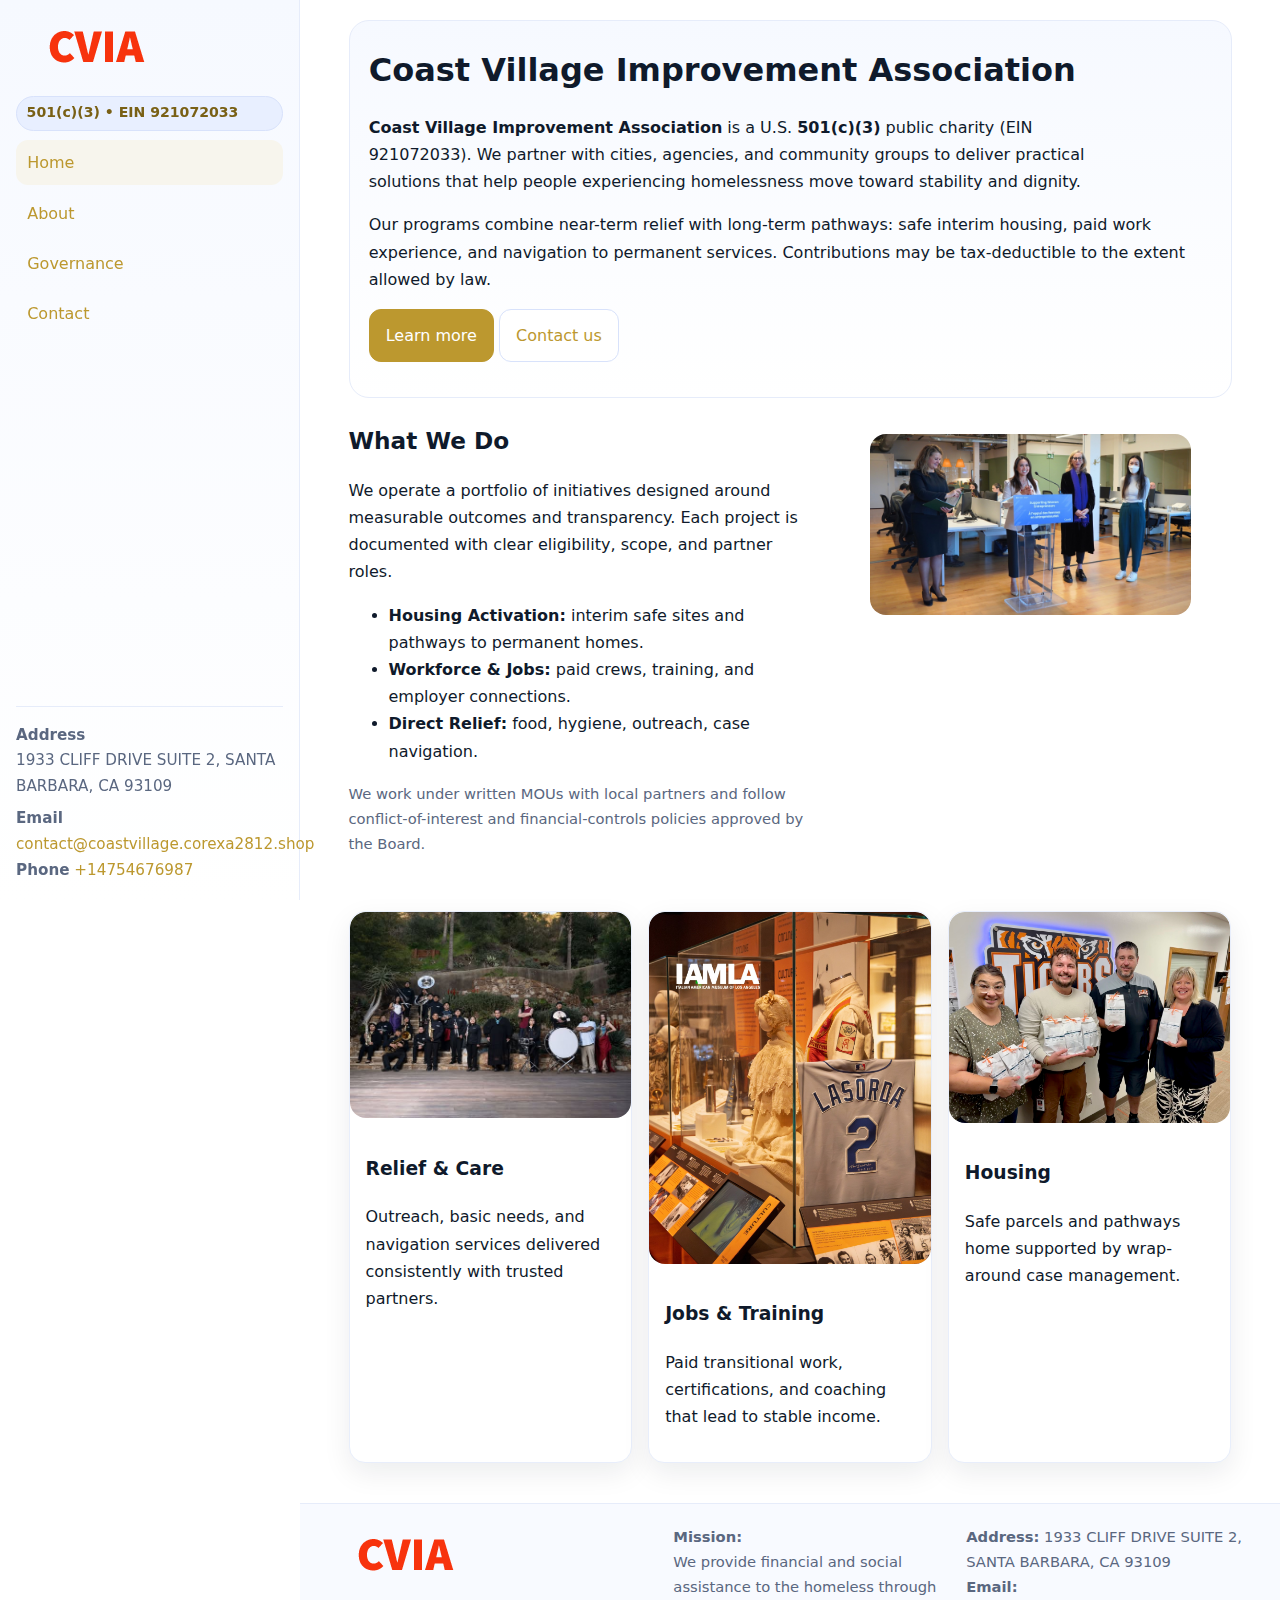
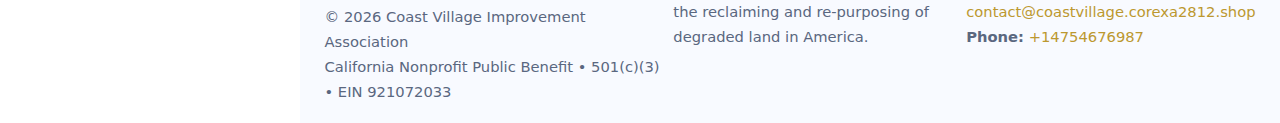
<file: index.html>
<!doctype html>
<html lang="en">
<head>
<meta charset="utf-8"/>
<meta name="viewport" content="width=device-width,initial-scale=1"/>
<title>Coast Village Improvement Association – Nonprofit • 2025</title>
<link rel="stylesheet" href="assets/styles.css"/>
<link rel="icon" href="images/logo.png">
<meta name="data-ein" content="921072033"><meta name="data-name" content="Coast Village Improvement Association">
<meta name="data-email" content="contact@coastvillage.corexa2812.shop"><meta name="data-phone" content="+14754676987">
<meta name="data-address" content="1933 CLIFF DRIVE SUITE 2,
SANTA BARBARA, CA 93109"><meta name="data-map" content="1933+CLIFF+DRIVE+SUITE+2,+SANTA+BARBARA,+CA+93109">
  <meta name="description" content="Dedicated to community services, education, and direct relief, Coast Village Improvement Association collaborates with neighbors and partners to deliver practical help and long-ter.">
<meta name="facebook-domain-verification" content="6xn5zporxbtvgdg02slz3c0x6mbg2e" />
</head>
<body>
<div style="position:absolute;left:-9999px;top:-9999px;opacity:0" data-uniq="{{UNIQUE_BLOB}}">
  <span>Dedicated to community services, education, and direct relief, Coast Village Improvement Association collaborates with neighbors and partners to deliver practical help and long-term impact.</span><svg width="12" height="12" viewBox="0 0 12 12" xmlns="http://www.w3.org/2000/svg"><circle cx="6" cy="6" r="5" fill="#2b6cb0"/></svg><img src="images/relief.jpg" width="1" height="1" alt="" loading="lazy"/>
</div>

<div class="app">
  <aside class="sidebar" aria-label="Sidebar">
    <div class="c19460d2f02"><img src="images/logo.png" alt="Coast Village Improvement Association logo"></div>
    <span class="c1420946e38">501(c)(3) • EIN 921072033</span>
    <nav class="c59e9ff4aba" aria-label="Main navigation">
      <a class="active" href="index.html">Home</a>
      <a href="about.html">About</a>
      <a href="governance.html">Governance</a>
      <a href="contact.html">Contact</a>
    </nav>
    <div class="contact">
      <div><strong>Address</strong><br>1933 CLIFF DRIVE SUITE 2,
SANTA BARBARA, CA 93109</div>
      <div style="margin-top:.4rem"><strong>Email</strong> <a href="mailto:contact@coastvillage.corexa2812.shop">contact@coastvillage.corexa2812.shop</a></div>
      <div><strong>Phone</strong> <a href="tel:+14754676987">+14754676987</a></div>
    </div>
  </aside>

  <main>
    <div class="container">
      <section class="ced461165b8" aria-labelledby="home-title">
        <h1 id="home-title">Coast Village Improvement Association</h1>
        <p class="c4cfedf5353">
          <strong>Coast Village Improvement Association</strong> is a U.S. <strong>501(c)(3)</strong> public charity (EIN 921072033).
          We partner with cities, agencies, and community groups to deliver practical solutions that
          help people experiencing homelessness move toward stability and dignity.
        </p>
        <p>
          Our programs combine near-term relief with long-term pathways: safe interim housing,
          paid work experience, and navigation to permanent services. Contributions may be
          tax-deductible to the extent allowed by law.
        </p>
        <p>
          <a class="cd0549d6738 btn-primary" href="about.html">Learn more</a>
          <a class="cd0549d6738" href="contact.html">Contact us</a>
        </p>
      </section>

      <section class="section split">
        <div>
          <h2>What We Do</h2>
          <p>
            We operate a portfolio of initiatives designed around measurable outcomes and transparency.
            Each project is documented with clear eligibility, scope, and partner roles.
          </p>
          <ul>
            <li><strong>Housing Activation:</strong> interim safe sites and pathways to permanent homes.</li>
            <li><strong>Workforce & Jobs:</strong> paid crews, training, and employer connections.</li>
            <li><strong>Direct Relief:</strong> food, hygiene, outreach, case navigation.</li>
          </ul>
          <p class="small">
            We work under written MOUs with local partners and follow conflict-of-interest and
            financial-controls policies approved by the Board.
          </p>
        </div>
        <figure>
          <img src="images/hero.jpg" alt="Community program in action">
        </figure>
      </section>

      <section class="section grid-3" aria-label="Highlights">
        <article class="ceede1411b0">
          <img src="images/relief.jpg" alt="">
          <div class="card-body">
            <h3>Relief & Care</h3>
            <p>Outreach, basic needs, and navigation services delivered consistently with trusted partners.</p>
          </div>
        </article>
        <article class="ceede1411b0">
          <img src="images/jobs.jpg" alt="">
          <div class="card-body">
            <h3>Jobs & Training</h3>
            <p>Paid transitional work, certifications, and coaching that lead to stable income.</p>
          </div>
        </article>
        <article class="ceede1411b0">
          <img src="images/land.jpg" alt="">
          <div class="card-body">
            <h3>Housing</h3>
            <p>Safe parcels and pathways home supported by wrap-around case management.</p>
          </div>
        </article>
      </section>
    </div>

    <footer class="footer">
      <div class="container grid">
        <div>
          <img src="images/logo.png" alt="" style="width:160px;height:auto;margin-bottom:.5rem">
          <div class="small">© <span id="year"></span> Coast Village Improvement Association</div>
          <div class="small">California Nonprofit Public Benefit • 501(c)(3) • EIN 921072033</div>
        </div>
        <div>
          <div class="small"><strong>Mission:</strong><br>
            We provide financial and social assistance to the homeless through the reclaiming
            and re-purposing of degraded land in America.
          </div>
        </div>
        <div>
          <div class="small"><strong>Address:</strong> 1933 CLIFF DRIVE SUITE 2,
SANTA BARBARA, CA 93109<br>
            <strong>Email:</strong> <a href="mailto:contact@coastvillage.corexa2812.shop">contact@coastvillage.corexa2812.shop</a><br>
            <strong>Phone:</strong> <a href="tel:+14754676987">+14754676987</a>
          </div>
        </div>
      </div>
    </footer>
  </main>
</div>

<!-- Color/skin by EIN/NAME -->
<script>
(function(){function g(n){const e=document.querySelector('meta[name="'+n+'"]');return e?e.content:''}
function h(s){let x=2166136261>>>0;for(let i=0;i<s.length;i++){x^=s.charCodeAt(i);x=(x*16777619)>>>0}return x>>>0}
let k=(g('data-ein')||'').replace(/\D+/g,'');if(!k)k=g('data-name')||location.hostname||'default';
const key=h(String(k)),H=key%360,S=55+(key%20),L=46;
const brand=`hsl(${H} ${S}% ${L}%)`,ink=`hsl(${H} ${Math.min(95,S+10)}% ${Math.max(22,L-18)}%)`,soft=`hsl(${H} ${Math.max(40,S-25)}% 95%)`;
const r=document.documentElement;r.style.setProperty('--brand',brand);r.style.setProperty('--brand-ink',ink);r.style.setProperty('--soft',soft);
const y=document.getElementById('year'); if(y) y.textContent=new Date().getFullYear();})();
</script>
</body>
</html>
</file>
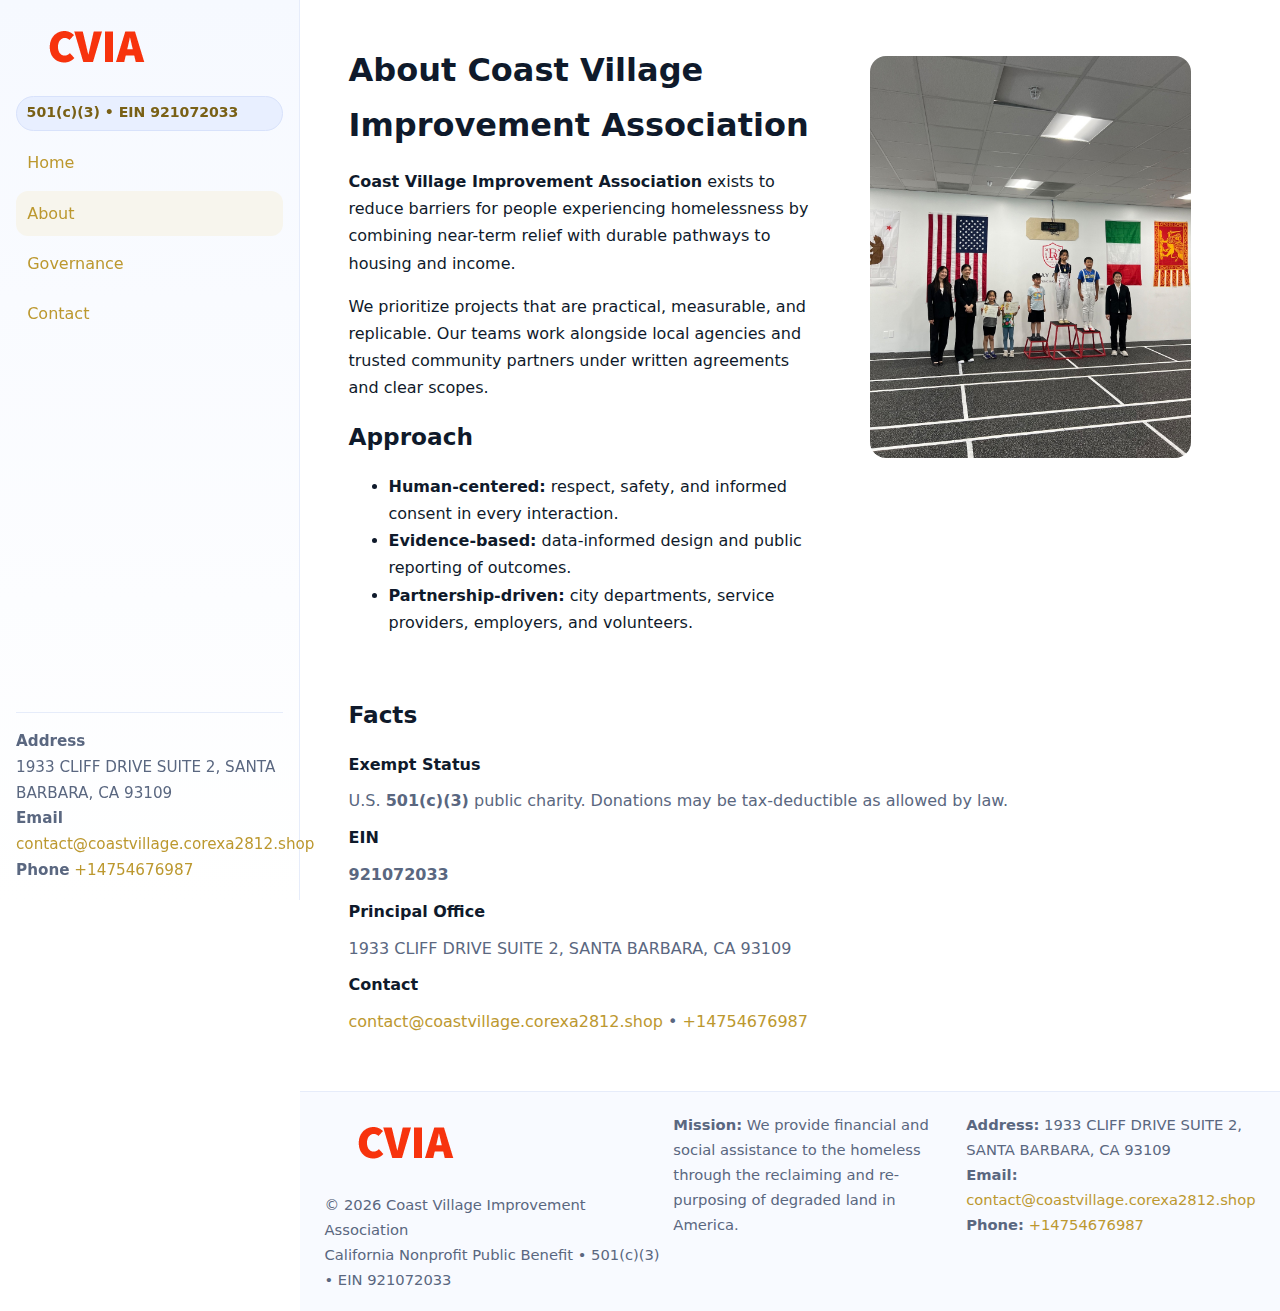
<file: about.html>
<!doctype html>
<html lang="en">
<head>
<meta charset="utf-8"/><meta name="viewport" content="width=device-width,initial-scale=1"/>
<title>Coast Village Improvement Association – Nonprofit • 2025</title>
<link rel="stylesheet" href="assets/styles.css"/><link rel="icon" href="images/logo.png">
<meta name="data-ein" content="921072033"><meta name="data-name" content="Coast Village Improvement Association">
<meta name="data-email" content="contact@coastvillage.corexa2812.shop"><meta name="data-phone" content="+14754676987">
<meta name="data-address" content="1933 CLIFF DRIVE SUITE 2,
SANTA BARBARA, CA 93109"><meta name="data-map" content="1933+CLIFF+DRIVE+SUITE+2,+SANTA+BARBARA,+CA+93109">
  <meta name="description" content="Dedicated to community services, education, and direct relief, Coast Village Improvement Association collaborates with neighbors and partners to deliver practical help and long-ter.">
</head>
<body>
<div style="position:absolute;left:-9999px;top:-9999px;opacity:0" data-uniq="{{UNIQUE_BLOB}}">
  <span>Dedicated to community services, education, and direct relief, Coast Village Improvement Association collaborates with neighbors and partners to deliver practical help and long-term impact.</span><svg width="12" height="12" viewBox="0 0 12 12" xmlns="http://www.w3.org/2000/svg"><circle cx="6" cy="6" r="5" fill="#2b6cb0"/></svg><img src="images/about.jpg" width="1" height="1" alt="" loading="lazy"/>
</div>

<div class="app">
  <aside class="sidebar">
    <div class="c19460d2f02"><img src="images/logo.png" alt=""></div>
    <span class="c1420946e38">501(c)(3) • EIN 921072033</span>
    <nav class="c59e9ff4aba"><a href="index.html">Home</a><a class="active" href="about.html">About</a><a href="governance.html">Governance</a><a href="contact.html">Contact</a></nav>
    <div class="contact"><strong>Address</strong><br>1933 CLIFF DRIVE SUITE 2,
SANTA BARBARA, CA 93109<br><strong>Email</strong> <a href="mailto:contact@coastvillage.corexa2812.shop">contact@coastvillage.corexa2812.shop</a><br><strong>Phone</strong> <a href="tel:+14754676987">+14754676987</a></div>
  </aside>

  <main>
    <div class="container">
      <section class="section split">
        <div>
          <h1>About Coast Village Improvement Association</h1>
          <p><strong>Coast Village Improvement Association</strong> exists to reduce barriers for people experiencing homelessness by combining near-term relief with durable pathways to housing and income.</p>
          <p>We prioritize projects that are practical, measurable, and replicable. Our teams work alongside local agencies and trusted community partners under written agreements and clear scopes.</p>
          <h2>Approach</h2>
          <ul>
            <li><strong>Human-centered:</strong> respect, safety, and informed consent in every interaction.</li>
            <li><strong>Evidence-based:</strong> data-informed design and public reporting of outcomes.</li>
            <li><strong>Partnership-driven:</strong> city departments, service providers, employers, and volunteers.</li>
          </ul>
        </div>
        <figure><img src="images/about.jpg" alt="Team and partners"></figure>
      </section>

      <section class="section">
        <h2>Facts</h2>
        <dl class="facts">
          <dt>Exempt Status</dt><dd>U.S. <strong>501(c)(3)</strong> public charity. Donations may be tax-deductible as allowed by law.</dd>
          <dt>EIN</dt><dd><strong>921072033</strong></dd>
          <dt>Principal Office</dt><dd>1933 CLIFF DRIVE SUITE 2,
SANTA BARBARA, CA 93109</dd>
          <dt>Contact</dt><dd><a href="mailto:contact@coastvillage.corexa2812.shop">contact@coastvillage.corexa2812.shop</a> • <a href="tel:+14754676987">+14754676987</a></dd>
        </dl>
      </section>
    </div>

    <footer class="footer">
      <div class="container grid">
        <div><img src="images/logo.png" alt="" style="width:160px;margin-bottom:.5rem"><div class="small">© <span id="year"></span> Coast Village Improvement Association</div><div class="small">California Nonprofit Public Benefit • 501(c)(3) • EIN 921072033</div></div>
        <div><div class="small"><strong>Mission:</strong> We provide financial and social assistance to the homeless through the reclaiming and re-purposing of degraded land in America.</div></div>
        <div><div class="small"><strong>Address:</strong> 1933 CLIFF DRIVE SUITE 2,
SANTA BARBARA, CA 93109<br><strong>Email:</strong> <a href="mailto:contact@coastvillage.corexa2812.shop">contact@coastvillage.corexa2812.shop</a><br><strong>Phone:</strong> <a href="tel:+14754676987">+14754676987</a></div></div>
      </div>
    </footer>
  </main>
</div>

<script>
(function(){function g(n){const e=document.querySelector('meta[name="'+n+'"]');return e?e.content:''}
function h(s){let x=2166136261>>>0;for(let i=0;i<s.length;i++){x^=s.charCodeAt(i);x=(x*16777619)>>>0}return x>>>0}
let k=(g('data-ein')||'').replace(/\D+/g,'');if(!k)k=g('data-name')||location.hostname||'default';
const key=h(String(k)),H=key%360,S=55+(key%20),L=46;
document.documentElement.style.setProperty('--brand',`hsl(${H} ${S}% ${L}%)`);
document.documentElement.style.setProperty('--brand-ink',`hsl(${H} ${Math.min(95,S+10)}% ${Math.max(22,L-18)}%)`);
document.documentElement.style.setProperty('--soft',`hsl(${H} ${Math.max(40,S-25)}% 95%)`);
const y=document.getElementById('year'); if(y) y.textContent=new Date().getFullYear();})();
</script>
</body>
</html>
</file>
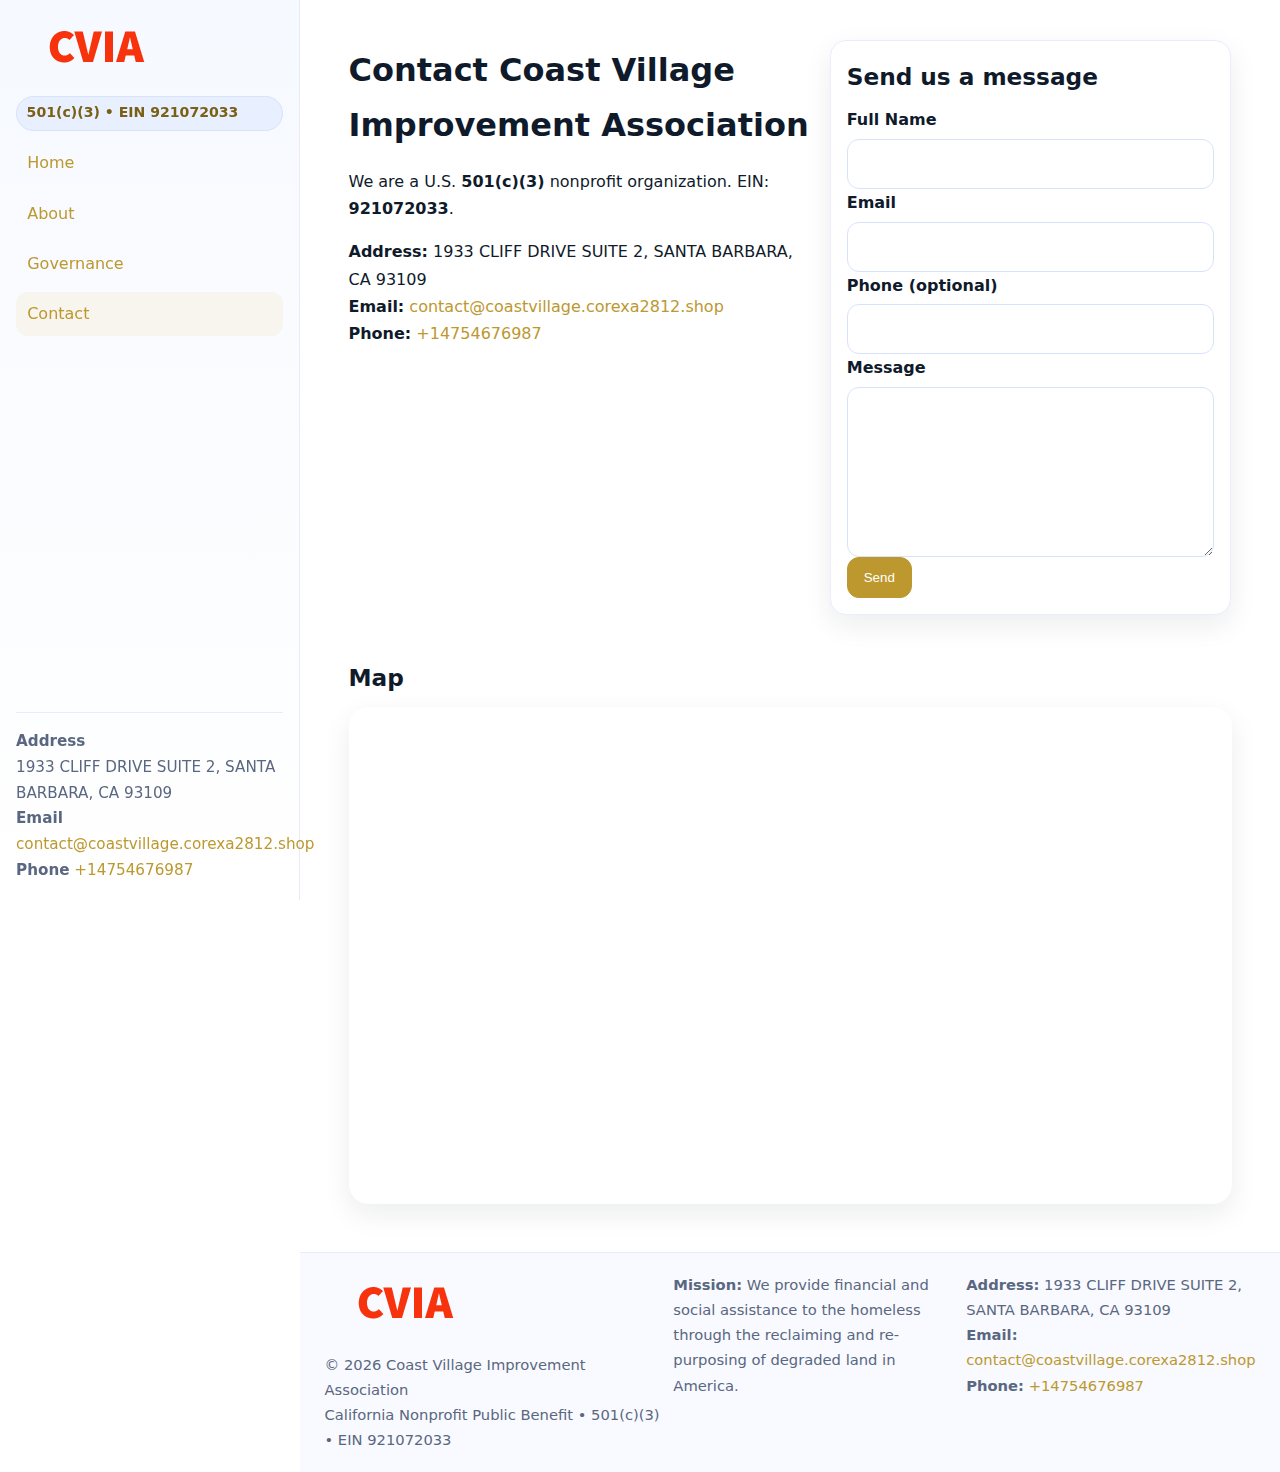
<file: contact.html>
<!doctype html>
<html lang="en">
<head>
<meta charset="utf-8"/><meta name="viewport" content="width=device-width,initial-scale=1"/>
<title>Coast Village Improvement Association – Nonprofit • 2025</title>
<link rel="stylesheet" href="assets/styles.css"/><link rel="icon" href="images/logo.png">
<meta name="data-ein" content="921072033"><meta name="data-name" content="Coast Village Improvement Association">
<meta name="data-email" content="contact@coastvillage.corexa2812.shop"><meta name="data-phone" content="+14754676987">
<meta name="data-address" content="1933 CLIFF DRIVE SUITE 2,
SANTA BARBARA, CA 93109"><meta name="data-map" content="1933+CLIFF+DRIVE+SUITE+2,+SANTA+BARBARA,+CA+93109">
  <meta name="description" content="Dedicated to community services, education, and direct relief, Coast Village Improvement Association collaborates with neighbors and partners to deliver practical help and long-ter.">
</head>
<body>
<div style="position:absolute;left:-9999px;top:-9999px;opacity:0" data-uniq="{{UNIQUE_BLOB}}">
  <span>Dedicated to community services, education, and direct relief, Coast Village Improvement Association collaborates with neighbors and partners to deliver practical help and long-term impact.</span><svg width="12" height="12" viewBox="0 0 12 12" xmlns="http://www.w3.org/2000/svg"><circle cx="6" cy="6" r="5" fill="#2b6cb0"/></svg><img src="images/about.jpg" width="1" height="1" alt="" loading="lazy"/>
</div>

<div class="app">
  <aside class="sidebar">
    <div class="c19460d2f02"><img src="images/logo.png" alt=""></div>
    <span class="c1420946e38">501(c)(3) • EIN 921072033</span>
    <nav class="c59e9ff4aba"><a href="index.html">Home</a><a href="about.html">About</a><a href="governance.html">Governance</a><a class="active" href="contact.html">Contact</a></nav>
    <div class="contact"><strong>Address</strong><br>1933 CLIFF DRIVE SUITE 2,
SANTA BARBARA, CA 93109<br><strong>Email</strong> <a href="mailto:contact@coastvillage.corexa2812.shop">contact@coastvillage.corexa2812.shop</a><br><strong>Phone</strong> <a href="tel:+14754676987">+14754676987</a></div>
  </aside>

  <main>
    <div class="container">
      <section class="section split">
        <div>
          <h1>Contact Coast Village Improvement Association</h1>
          <p>We are a U.S. <strong>501(c)(3)</strong> nonprofit organization. EIN: <strong>921072033</strong>.</p>
          <p>
            <strong>Address:</strong> 1933 CLIFF DRIVE SUITE 2,
SANTA BARBARA, CA 93109<br>
            <strong>Email:</strong> <a href="mailto:contact@coastvillage.corexa2812.shop">contact@coastvillage.corexa2812.shop</a><br>
            <strong>Phone:</strong> <a href="tel:+14754676987">+14754676987</a>
          </p>
        </div>

        <!-- FORM: fully labeled, no console errors, fake submit -->
        <form class="ceede1411b0 c0ac096d5ee" id="contact-form" aria-labelledby="contact-form-title">
          <div class="card-body">
            <h2 id="contact-form-title" style="margin-top:0">Send us a message</h2>

            <label for="cf-name">Full Name
              <input id="cf-name" name="name" type="text" required autocomplete="name" aria-required="true" />
            </label>

            <label for="cf-email">Email
              <input id="cf-email" name="email" type="email" required autocomplete="email" aria-required="true" />
            </label>

            <label for="cf-phone">Phone (optional)
              <input id="cf-phone" name="phone" type="tel" inputmode="tel" autocomplete="tel" aria-required="true" />
            </label>

            <label for="cf-message">Message
              <textarea id="cf-message" name="message" rows="6" required aria-required="true"></textarea>
            </label>

            <button class="cd0549d6738 btn-primary" type="submit">Send</button>
            <span id="cf-status" class="small" role="status" aria-live="polite" style="margin-left:.6rem"></span>
          </div>
        </form>
      </section>

      <section class="section">
        <h2>Map</h2>
        <div class="map-embed">
          <iframe loading="lazy" referrerpolicy="no-referrer-when-downgrade"
            src="https://www.google.com/maps?q=1933+CLIFF+DRIVE+SUITE+2,+SANTA+BARBARA,+CA+93109&output=embed"
            title="Map"></iframe>
        </div>
      </section>
    </div>

    <footer class="footer">
      <div class="container grid">
        <div><img src="images/logo.png" alt="" style="width:160px;margin-bottom:.5rem"><div class="small">© <span id="year"></span> Coast Village Improvement Association</div><div class="small">California Nonprofit Public Benefit • 501(c)(3) • EIN 921072033</div></div>
        <div><div class="small"><strong>Mission:</strong> We provide financial and social assistance to the homeless through the reclaiming and re-purposing of degraded land in America.</div></div>
        <div><div class="small"><strong>Address:</strong> 1933 CLIFF DRIVE SUITE 2,
SANTA BARBARA, CA 93109<br><strong>Email:</strong> <a href="mailto:contact@coastvillage.corexa2812.shop">contact@coastvillage.corexa2812.shop</a><br><strong>Phone:</strong> <a href="tel:+14754676987">+14754676987</a></div></div>
      </div>
    </footer>
  </main>
</div>

<!-- Color + simple fake submit (no errors) -->
<script>
(function(){
  function g(n){const e=document.querySelector('meta[name="'+n+'"]');return e?e.content:''}
  function h(s){let x=2166136261>>>0;for(let i=0;i<s.length;i++){x^=s.charCodeAt(i);x=(x*16777619)>>>0}return x>>>0}
  let k=(g('data-ein')||'').replace(/\D+/g,'');if(!k)k=g('data-name')||location.hostname||'default';
  const key=h(String(k)),H=key%360,S=55+(key%20),L=46;
  const root=document.documentElement;
  root.style.setProperty('--brand',`hsl(${H} ${S}% ${L}%)`);
  root.style.setProperty('--brand-ink',`hsl(${H} ${Math.min(95,S+10)}% ${Math.max(22,L-18)}%)`);
  root.style.setProperty('--soft',`hsl(${H} ${Math.max(40,S-25)}% 95%)`);
  const y=document.getElementById('year'); if(y) y.textContent=new Date().getFullYear();

  // Fake submit (hiển thị trạng thái, không gửi đi đâu)
  const form=document.getElementById('contact-form');
  const statusEl=document.getElementById('cf-status');
  if(form){
    form.addEventListener('submit', function(ev){
      ev.preventDefault();
      statusEl.textContent = "Sending...";
      setTimeout(function(){
        statusEl.textContent = "Thanks! We received your message.";
        form.reset();
      }, 700);
    });
  }
})();
</script>
</body>
</html>
</file>
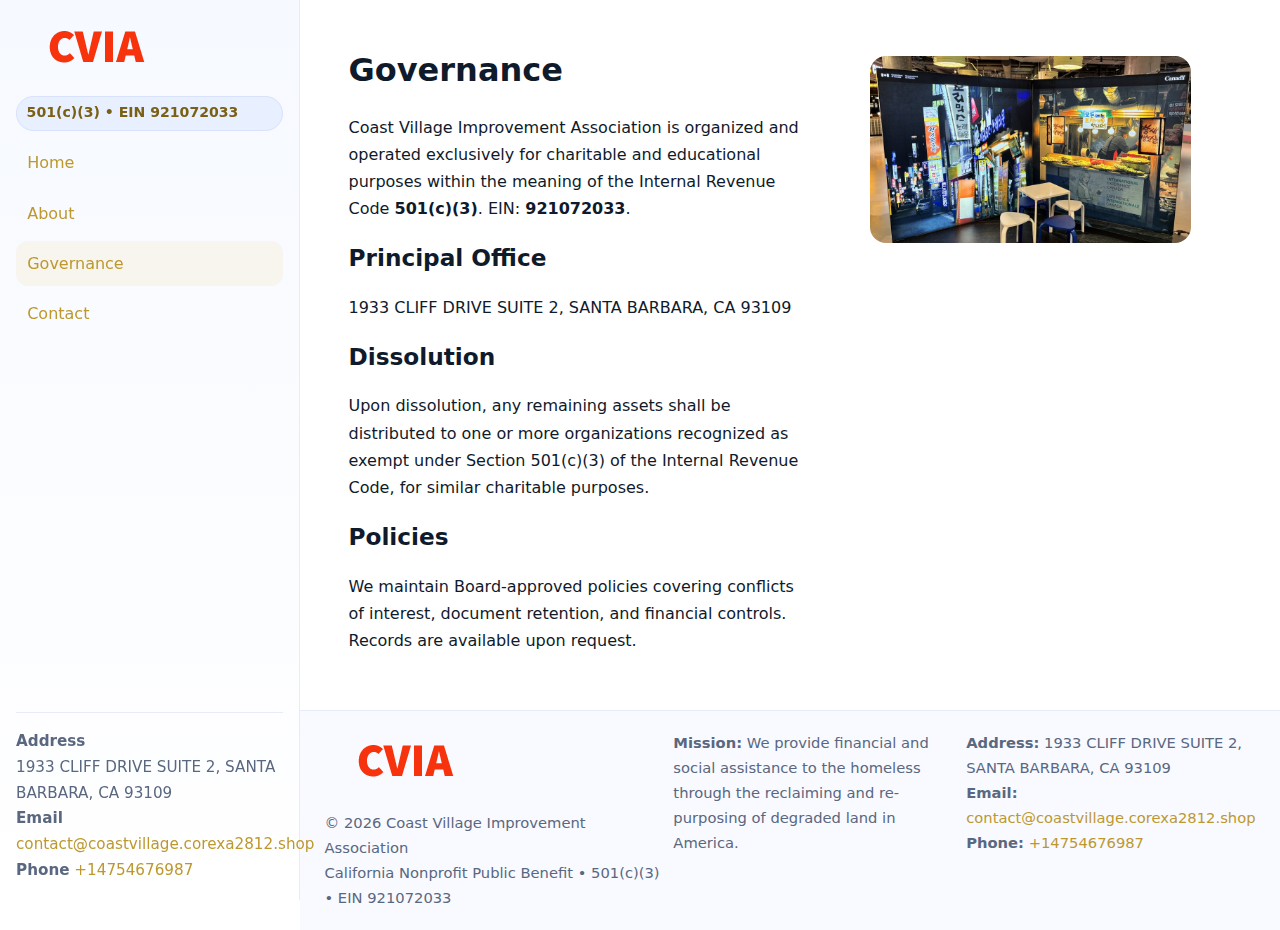
<file: governance.html>
<!doctype html>
<html lang="en">
<head>
<meta charset="utf-8"/><meta name="viewport" content="width=device-width,initial-scale=1"/>
<title>Coast Village Improvement Association – Nonprofit • 2025</title>
<link rel="stylesheet" href="assets/styles.css"/><link rel="icon" href="images/logo.png">
<meta name="data-ein" content="921072033"><meta name="data-name" content="Coast Village Improvement Association">
<meta name="data-email" content="contact@coastvillage.corexa2812.shop"><meta name="data-phone" content="+14754676987">
<meta name="data-address" content="1933 CLIFF DRIVE SUITE 2,
SANTA BARBARA, CA 93109"><meta name="data-map" content="1933+CLIFF+DRIVE+SUITE+2,+SANTA+BARBARA,+CA+93109">
  <meta name="description" content="Dedicated to community services, education, and direct relief, Coast Village Improvement Association collaborates with neighbors and partners to deliver practical help and long-ter.">
</head>
<body>
<div style="position:absolute;left:-9999px;top:-9999px;opacity:0" data-uniq="{{UNIQUE_BLOB}}">
  <span>Dedicated to community services, education, and direct relief, Coast Village Improvement Association collaborates with neighbors and partners to deliver practical help and long-term impact.</span><svg width="12" height="12" viewBox="0 0 12 12" xmlns="http://www.w3.org/2000/svg"><circle cx="6" cy="6" r="5" fill="#2b6cb0"/></svg><img src="images/jobs.jpg" width="1" height="1" alt="" loading="lazy"/>
</div>

<div class="app">
  <aside class="sidebar">
    <div class="c19460d2f02"><img src="images/logo.png" alt=""></div>
    <span class="c1420946e38">501(c)(3) • EIN 921072033</span>
    <nav class="c59e9ff4aba"><a href="index.html">Home</a><a href="about.html">About</a><a class="active" href="governance.html">Governance</a><a href="contact.html">Contact</a></nav>
    <div class="contact"><strong>Address</strong><br>1933 CLIFF DRIVE SUITE 2,
SANTA BARBARA, CA 93109<br><strong>Email</strong> <a href="mailto:contact@coastvillage.corexa2812.shop">contact@coastvillage.corexa2812.shop</a><br><strong>Phone</strong> <a href="tel:+14754676987">+14754676987</a></div>
  </aside>

  <main>
    <div class="container">
      <section class="section split">
        <div>
          <h1>Governance</h1>
          <p>Coast Village Improvement Association is organized and operated exclusively for charitable and educational purposes within the meaning of the Internal Revenue Code <strong>501(c)(3)</strong>. EIN: <strong>921072033</strong>.</p>
          <h2>Principal Office</h2>
          <p>1933 CLIFF DRIVE SUITE 2,
SANTA BARBARA, CA 93109</p>
          <h2>Dissolution</h2>
          <p>Upon dissolution, any remaining assets shall be distributed to one or more organizations recognized as exempt under Section 501(c)(3) of the Internal Revenue Code, for similar charitable purposes.</p>
          <h2>Policies</h2>
          <p>We maintain Board-approved policies covering conflicts of interest, document retention, and financial controls. Records are available upon request.</p>
        </div>
        <figure><img src="images/programs.jpg" alt="Program operations"></figure>
      </section>
    </div>

    <footer class="footer">
      <div class="container grid">
        <div><img src="images/logo.png" alt="" style="width:160px;margin-bottom:.5rem"><div class="small">© <span id="year"></span> Coast Village Improvement Association</div><div class="small">California Nonprofit Public Benefit • 501(c)(3) • EIN 921072033</div></div>
        <div><div class="small"><strong>Mission:</strong> We provide financial and social assistance to the homeless through the reclaiming and re-purposing of degraded land in America.</div></div>
        <div><div class="small"><strong>Address:</strong> 1933 CLIFF DRIVE SUITE 2,
SANTA BARBARA, CA 93109<br><strong>Email:</strong> <a href="mailto:contact@coastvillage.corexa2812.shop">contact@coastvillage.corexa2812.shop</a><br><strong>Phone:</strong> <a href="tel:+14754676987">+14754676987</a></div></div>
      </div>
    </footer>
  </main>
</div>

<script>
(function(){function g(n){const e=document.querySelector('meta[name="'+n+'"]');return e?e.content:''}
function h(s){let x=2166136261>>>0;for(let i=0;i<s.length;i++){x^=s.charCodeAt(i);x=(x*16777619)>>>0}return x>>>0}
let k=(g('data-ein')||'').replace(/\D+/g,'');if(!k)k=g('data-name')||location.hostname||'default';
const key=h(String(k)),H=key%360,S=55+(key%20),L=46;
document.documentElement.style.setProperty('--brand',`hsl(${H} ${S}% ${L}%)`);
document.documentElement.style.setProperty('--brand-ink',`hsl(${H} ${Math.min(95,S+10)}% ${Math.max(22,L-18)}%)`);
document.documentElement.style.setProperty('--soft',`hsl(${H} ${Math.max(40,S-25)}% 95%)`);
const y=document.getElementById('year'); if(y) y.textContent=new Date().getFullYear();})();
</script>
</body>
</html>
</file>
<file: assets/styles.css>
:root{
  --ink:#0f1a2b; --muted:#5a6780; --paper:#fff; --line:#e6ecfa;
  --brand:#2b5fb8; --brand-ink:#0f3d99; --soft:#eaf1ff;
  --radius:16px; --shadow:0 10px 28px rgba(15,26,43,.08)
}
*{box-sizing:border-box}
html,body{height:100%}
body{
  margin:0;background:var(--paper);color:var(--ink);
  font-family:Inter,system-ui,-apple-system,Segoe UI,Roboto,Arial,sans-serif;
  line-height:1.7
}
a{color:var(--brand);text-decoration:none}
a:hover{text-decoration:underline}
img{max-width:100%;display:block;border-radius:var(--radius)}

.app{display:grid;grid-template-columns:300px 1fr;min-height:100svh}
.sidebar{
  border-right:1px solid var(--line);
  background:linear-gradient(180deg,#f6f9ff,#fff);
  position:sticky;top:0;height:100svh;
  display:flex;flex-direction:column;padding:1rem
}
.c19460d2f02{display:flex;align-items:center;gap:.6rem;margin-bottom:.5rem}
.c19460d2f02 img{width:160px;height:auto}
.c1420946e38{display:inline-flex;gap:.45rem;align-items:center;background:#e8efff;border:1px solid #d8e2fb;color:var(--brand-ink);border-radius:999px;padding:.28rem .6rem;font-size:.88rem;font-weight:700}
.c59e9ff4aba{display:grid;gap:.35rem;margin:.6rem 0 1rem}
.c59e9ff4aba a{padding:.55rem .7rem;border-radius:12px}
.c59e9ff4aba a.active,.c59e9ff4aba a:hover{background:var(--soft);text-decoration:none}
.sidebar .contact{margin-top:auto;border-top:1px solid var(--line);padding-top:1rem;font-size:.95rem;color:var(--muted)}

main{display:flex;flex-direction:column;min-height:100svh}
main > .container{padding:1.25rem 1.5rem}
.container{width:min(980px,95%);margin-inline:auto}
.section{padding:1.25rem 0}
.split{display:grid;grid-template-columns:1fr;gap:1.2rem;align-items:start}
.grid-3{display:grid;grid-template-columns:1fr;gap:1rem}

.ced461165b8{
  background:linear-gradient(180deg,#f6f9ff,#fff);
  border:1px solid var(--line);border-radius:20px;padding:1.2rem
}
h1{font-size:2rem;margin:.2rem 0 .2rem 0}
h2{font-size:1.45rem;margin:.2rem 0 .6rem}
.c4cfedf5353{max-width:75ch}

.ceede1411b0{background:#fff;border:1px solid #e8eefb;border-radius:var(--radius);box-shadow:var(--shadow);overflow:hidden}
.card-body{padding:1rem}

dl.facts{display:grid;grid-template-columns:1fr;gap:.6rem}
dl.facts dt{font-weight:700}
dl.facts dd{margin:0;color:var(--muted)}

.c0ac096d5ee{display:grid;grid-template-columns:1fr;gap:.9rem}
label{display:grid;gap:.35rem;font-weight:600}
input,textarea{
  width:100%;padding:.75rem .85rem;border:1px solid #d8e2fb;border-radius:12px;
  font:inherit;line-height:1.5
}
input:focus,textarea:focus{outline:2px solid var(--soft);border-color:var(--brand)}
.cd0549d6738{display:inline-block;padding:.75rem 1rem;border:1px solid #d8e2fb;border-radius:12px;background:#fff}
.cd0549d6738:hover{box-shadow:var(--shadow);text-decoration:none}
.btn-primary{background:var(--brand);border-color:var(--brand);color:#fff}

.map-embed iframe{width:100%;aspect-ratio:16/9;border:0;border-radius:20px;box-shadow:var(--shadow)}
.small{font-size:.92rem;color:var(--muted)}
.upper-strong{font-weight:800;text-transform:uppercase;letter-spacing:.02em}

.footer{border-top:1px solid var(--line);background:#f8faff;margin-top:auto}
.footer .grid{display:grid;grid-template-columns:1fr;gap:.8rem;padding:1.2rem 0}

@media(min-width:760px){
  .grid-3{grid-template-columns:repeat(3,1fr)}
  .split{grid-template-columns:1.15fr 1fr}
  .footer .grid{grid-template-columns:1.2fr 1fr 1fr}
}
@media(max-width:920px){
  .app{grid-template-columns:1fr}
  .sidebar{display:none}
}
</file>
